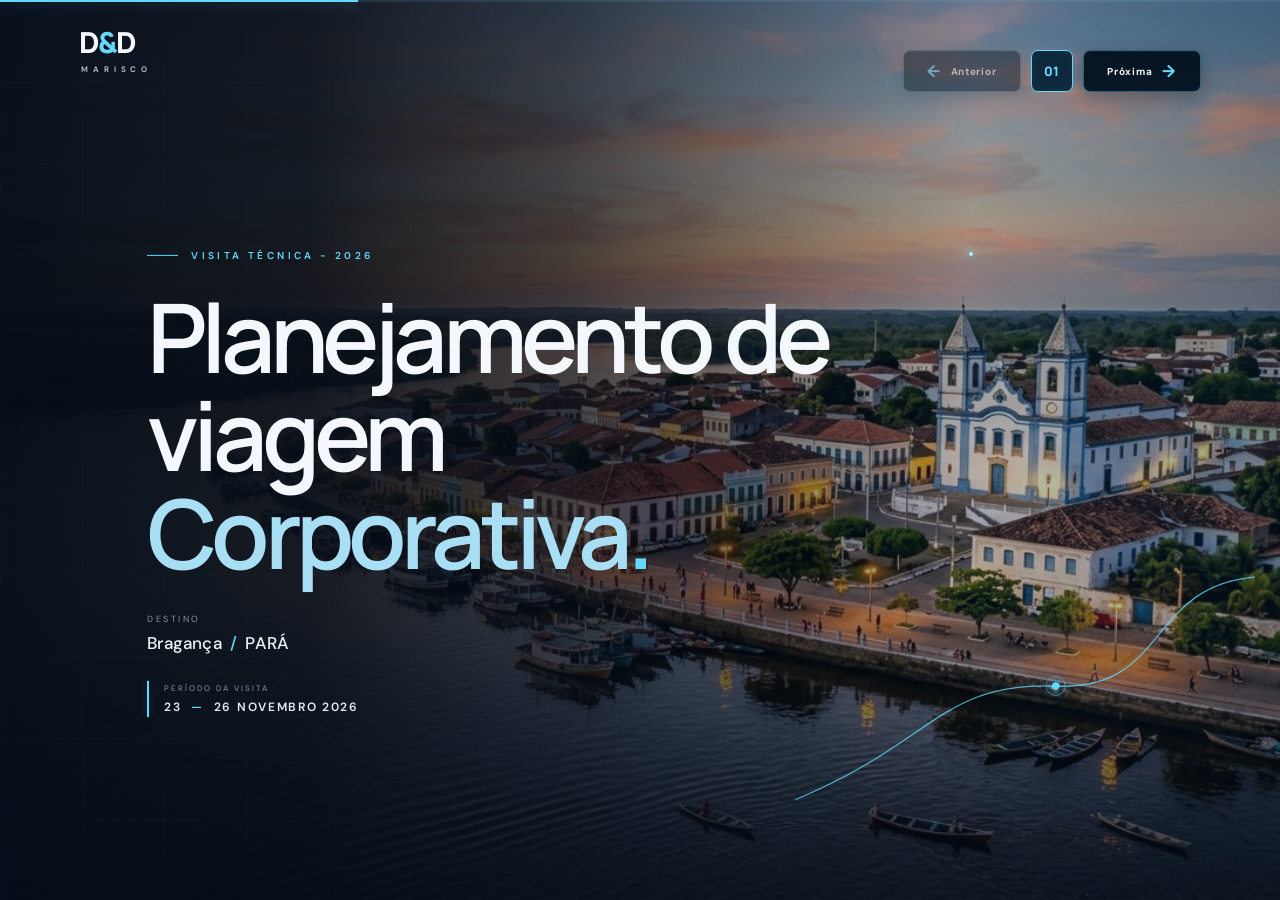
<file: index.html>
<!DOCTYPE html>
<html lang="pt-BR">
<head>
    <meta charset="UTF-8">
    <meta name="viewport" content="width=device-width, initial-scale=1.0">

    <meta name="theme-color" content="#050D18">

    <title>Planejamento Logístico | D&D Marisco</title>

    <!-- Tipografia -->
    <link rel="preconnect" href="https://fonts.googleapis.com">
    <link rel="preconnect" href="https://fonts.gstatic.com" crossorigin>

    <link href="https://fonts.googleapis.com/css2?family=DM+Sans:wght@400;500;600;700&family=Manrope:wght@400;500;600;700;800&display=swap"
          rel="stylesheet">

    <link rel="stylesheet" href="style.css">
</head>

<body>

    <main class="hero">

        <!-- Fotografia principal -->
        <div class="hero__image" aria-hidden="true"></div>

        <!-- Camadas visuais -->
        <div class="hero__shade" aria-hidden="true"></div>
        <div class="hero__grid" aria-hidden="true"></div>
        <div class="hero__glow" aria-hidden="true"></div>

        <!-- Linha técnica superior -->
        <div class="top-line" aria-hidden="true">
            <span></span>
        </div>

       
<!-- Cabeçalho -->
<header class="header">
    <a class="brand" href="index.html" aria-label="D&D Marisco">
        <span class="brand__symbol">D<span>&amp;</span>D</span>
        <span class="brand__name">MARISCO</span>
    </a>

    <!-- Navegação entre as páginas -->
   <nav class="page-navigation" aria-label="Navegação entre páginas">

    <a href="#" class="page-button page-button--disabled"
       aria-disabled="true">
        <span class="page-arrow">←</span>
        <span>Anterior</span>
    </a>

    <span class="page-number">01</span>

    <a href="mapa.html" class="page-button page-button--next">
        <span>Próxima</span>
        <span class="page-arrow">→</span>
    </a>

</nav>

</header>


        <!-- Conteúdo da capa -->
        <section class="content">

            <div class="eyebrow">
                <span class="eyebrow__line"></span>
                <span>VISITA TÉCNICA - 2026</span>
            </div>

            <h1 class="title">
                Planejamento de viagem
                <span class="title__second">Corporativa<span class="title__point">.</span></span>
            </h1>

            <div class="destination">
                <span class="destination__label">DESTINO</span>

                <p class="destination__name">
                    Bragança<span class="destination__slash"> / </span>PARÁ
                </p>
            </div>

            <div class="date">
                <span class="date__line"></span>

                <div class="date__content">
                    <span class="date__label">PERÍODO DA VISITA</span>
                    <p class="date__value">
                        23 <span>—</span> 26 NOVEMBRO 2026
                    </p>
                </div>
            </div>
 
        </section>

       

       

        <!-- Trajetória gráfica decorativa -->
        <svg class="flight-path"
             viewBox="0 0 500 300"
             fill="none"
             aria-hidden="true">
            <path class="flight-path__base"
                  d="M 500 35 C 385 45, 410 155, 290 150 S 160 210, 15 270"/>

            <path class="flight-path__animated"
                  d="M 500 35 C 385 45, 410 155, 290 150 S 160 210, 15 270"/>

            <circle cx="290" cy="150" r="4"/>
            <circle cx="290" cy="150" r="10" class="flight-path__ring"/>
        </svg>

        <!-- Marcador luminoso -->
        <div class="light-marker" aria-hidden="true"></div>

    </main>

</body>
</html>
</file>
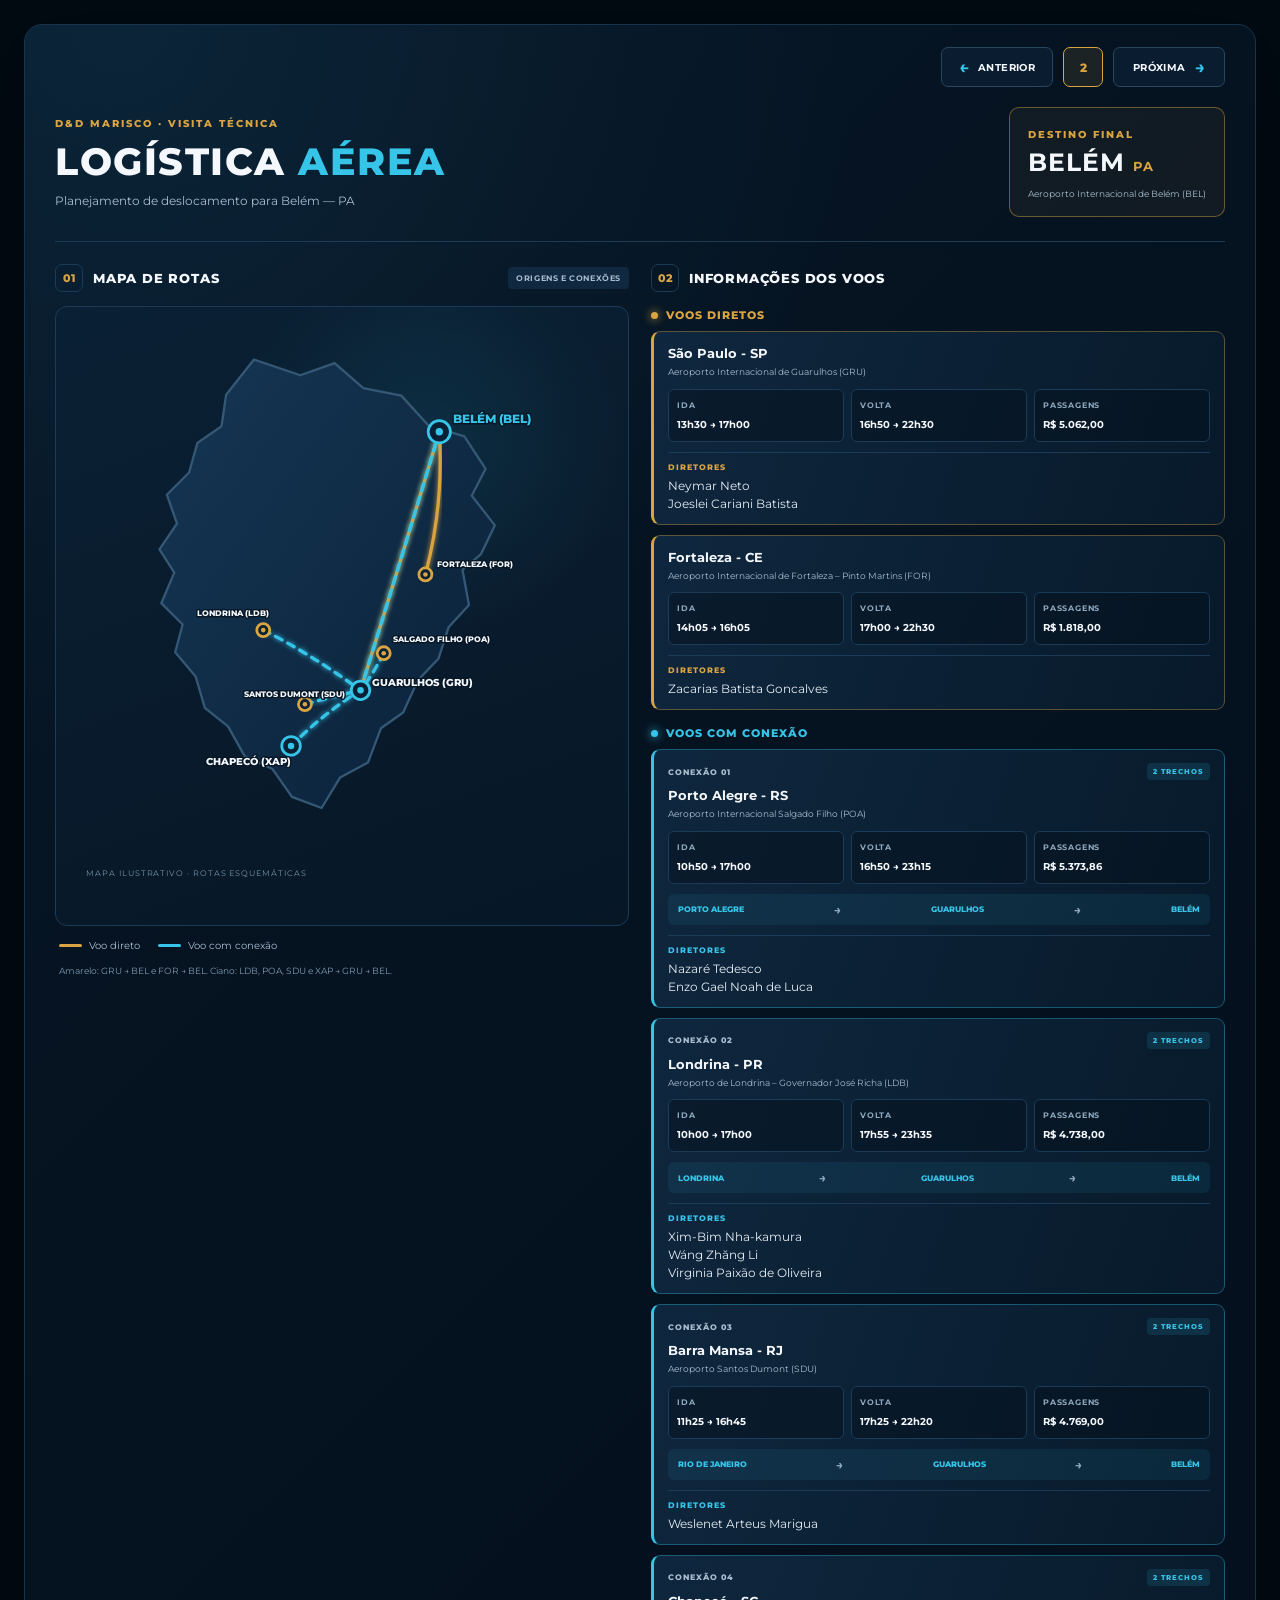
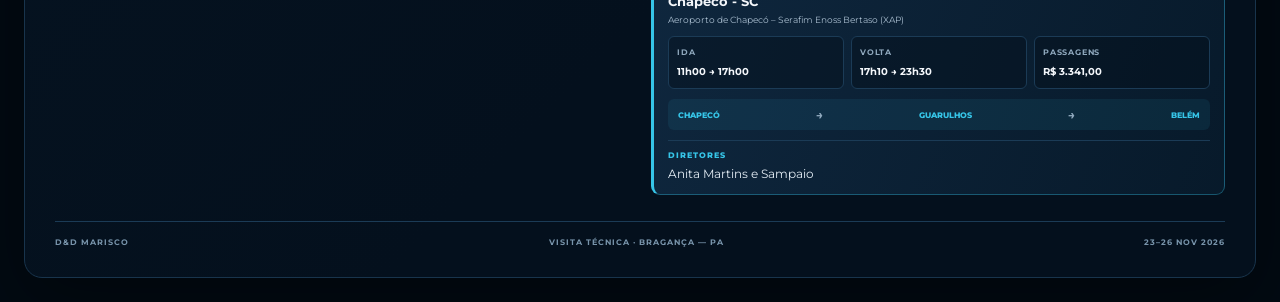
<file: mapa.html>
<!DOCTYPE html>
<html lang="pt-BR">
<head>
  <meta charset="UTF-8">
  <meta name="viewport" content="width=device-width, initial-scale=1.0">
  <title>Logística Aérea | D&D Marisco</title>
  <link rel="stylesheet" href="mapa.css">
  <link rel="preconnect" href="https://fonts.googleapis.com">
  <link href="https://fonts.googleapis.com/css2?family=Montserrat:wght@400;500;600;700;800&display=swap" rel="stylesheet">
</head>

<body>
<main class="slide">

  <nav class="navegacao-paginas" aria-label="Navegação">
    <a href="index.html" class="botao-navegacao"><span class="seta">←</span> ANTERIOR</a>
    <span class="numero-pagina">2</span>
    <a href="hospedagem.html" class="botao-navegacao">PRÓXIMA <span class="seta">→</span></a>
  </nav>

  <header class="topo">
    <div>
      <p class="sobretitulo">D&D MARISCO · VISITA TÉCNICA</p>
      <h1>LOGÍSTICA <span>AÉREA</span></h1>
      <p class="subtitulo">Planejamento de deslocamento para Belém — PA</p>
    </div>

    <div class="destino">
      <span class="destino-label">DESTINO FINAL</span>
      <strong>BELÉM <small>PA</small></strong>
      <span class="destino-aeroporto">Aeroporto Internacional de Belém (BEL)</span>
    </div>
  </header>

  <section class="conteudo">

    <!-- MAPA -->
    <div class="mapa-painel">
      <div class="painel-cabecalho">
        <div>
          <span class="numero-secao">01</span>
          <h2>MAPA DE ROTAS</h2>
        </div>
        <span class="tag">ORIGENS E CONEXÕES</span>
      </div>

      <div class="mapa">
        <svg class="rotas" viewBox="0 0 600 650" role="img" aria-label="Mapa esquemático das rotas aéreas no Brasil">
          <defs>
            <linearGradient id="mapFill" x1="0" y1="0" x2="1" y2="1">
              <stop offset="0%" stop-color="#153654"/>
              <stop offset="100%" stop-color="#0b2138"/>
            </linearGradient>
            <filter id="glow">
              <feGaussianBlur stdDeviation="3" result="blur"/>
              <feMerge>
                <feMergeNode in="blur"/>
                <feMergeNode in="SourceGraphic"/>
              </feMerge>
            </filter>
          </defs>

          <!-- Silhueta esquemática do Brasil -->
          <path class="brasil" d="M205 48 L255 65 L292 52 L323 79 L364 87 L393 119 L432 131 L455 166 L440 195 L465 227 L450 258 L430 275 L437 313 L415 337 L404 371 L382 394 L366 429 L342 446 L328 483 L298 499 L278 532 L246 520 L225 490 L195 476 L177 444 L152 424 L142 390 L120 364 L128 334 L105 311 L119 278 L103 253 L122 225 L111 194 L135 170 L144 138 L170 120 L175 86 Z"/>

          <!-- Rotas diretas em amarelo -->
          <path class="rota direta" d="M320 405 Q365 260 405 126"/>
          <path class="rota direta" d="M390 280 Q410 205 405 126"/>

          <!-- Conexões: origem → GRU → BEL -->
          <path class="rota conexao" d="M215 340 Q265 365 320 405"/>
          <path class="rota conexao" d="M260 420 Q290 412 320 405"/>
          <path class="rota conexao" d="M345 365 Q332 390 320 405"/>
          <path class="rota conexao" d="M245 465 Q280 430 320 405"/>
          <path class="rota conexao" d="M320 405 Q365 260 405 126"/>

          <!-- Belém -->
          <g class="ponto aeroporto-belem" transform="translate(405 126)">
            <circle r="12"/><circle r="4" class="miolo"/>
          </g>

          <!-- Guarulhos -->
          <g class="ponto aeroporto-gru" transform="translate(320 405)">
            <circle r="10"/><circle r="3.5" class="miolo"/>
          </g>

          <!-- Chapecó -->
          <g class="ponto aeroporto-xap" transform="translate(245 465)">
            <circle r="10"/><circle r="3.5" class="miolo"/>
          </g>

          <!-- Londrina -->
          <g class="ponto aeroporto-ldb" transform="translate(215 340)">
            <circle r="7"/><circle r="2.5" class="miolo"/>
          </g>

          <!-- Fortaleza -->
          <g class="ponto aeroporto-for" transform="translate(390 280)">
            <circle r="7"/><circle r="2.5" class="miolo"/>
          </g>

          <!-- Santos Dumont -->
          <g class="ponto aeroporto-sdu" transform="translate(260 420)">
            <circle r="7"/><circle r="2.5" class="miolo"/>
          </g>

          <!-- Salgado Filho -->
          <g class="ponto aeroporto-poa" transform="translate(345 365)">
            <circle r="7"/><circle r="2.5" class="miolo"/>
          </g>

          <!-- Identificação -->
          <text class="rotulo principal" x="420" y="117">BELÉM (BEL)</text>
          <text class="rotulo" x="332" y="400">GUARULHOS (GRU)</text>
          <text class="rotulo" x="153" y="486">CHAPECÓ (XAP)</text>
          <text class="rotulo menor" x="143" y="325">LONDRINA (LDB)</text>
          <text class="rotulo menor" x="402" y="272">FORTALEZA (FOR)</text>
          <text class="rotulo menor" x="194" y="412">SANTOS DUMONT (SDU)</text>
          <text class="rotulo menor" x="355" y="353">SALGADO FILHO (POA)</text>
          <text class="nota-mapa" x="24" y="605">MAPA ILUSTRATIVO · ROTAS ESQUEMÁTICAS</text>
        </svg>
      </div>

      <div class="legenda">
        <div><span class="linha-legenda direta-linha"></span><span>Voo direto</span></div>
        <div><span class="linha-legenda conexao-linha"></span><span>Voo com conexão</span></div>
        <p>Amarelo: GRU → BEL e FOR → BEL. Ciano: LDB, POA, SDU e XAP → GRU → BEL.</p>
      </div>
    </div>

    <!-- INFORMAÇÕES DOS VOOS -->
    <aside class="voos-painel">
      <div class="painel-cabecalho">
        <div>
          <span class="numero-secao">02</span>
          <h2>INFORMAÇÕES DOS VOOS</h2>
        </div>
      </div>

      <!-- DIRETOS -->
      <section class="grupo-voos diretos">
        <h3><span class="marcador"></span> VOOS DIRETOS</h3>

        <article class="voo-card">
          <h4>São Paulo - SP</h4>
          <p class="aeroporto">Aeroporto Internacional de Guarulhos (GRU)</p>

          <div class="horarios">
            <div><span>IDA</span><strong>13h30 → 17h00</strong></div>
            <div><span>VOLTA</span><strong>16h50 → 22h30</strong></div>
            <div><span>PASSAGENS</span><strong>R$ 5.062,00</strong></div>
          </div>

          <div class="passageiros">
            <span class="mini-titulo">DIRETORES</span>
            <p>Neymar Neto</p>
            <p>Joeslei Cariani Batista</p>
          </div>
        </article>

        <article class="voo-card">
          <h4>Fortaleza - CE</h4>
          <p class="aeroporto">Aeroporto Internacional de Fortaleza – Pinto Martins (FOR)</p>

          <div class="horarios">
            <div><span>IDA</span><strong>14h05 → 16h05</strong></div>
            <div><span>VOLTA</span><strong>17h00 → 22h30</strong></div>
            <div><span>PASSAGENS</span><strong>R$ 1.818,00</strong></div>
          </div>

          <div class="passageiros">
            <span class="mini-titulo">DIRETORES</span>
            <p>Zacarias Batista Goncalves</p>
          </div>
        </article>
      </section>

      <!-- CONEXÕES -->
      <section class="grupo-voos conexoes">
        <h3><span class="marcador"></span> VOOS COM CONEXÃO</h3>

        <article class="voo-card conexao-card">
          <div class="card-topo">
            <span class="voo-numero">CONEXÃO 01</span>
            <span class="status">2 TRECHOS</span>
          </div>
          <h4>Porto Alegre - RS</h4>
          <p class="aeroporto">Aeroporto Internacional Salgado Filho (POA)</p>
          <div class="horarios">
            <div><span>IDA</span><strong>10h50 → 17h00</strong></div>
            <div><span>VOLTA</span><strong>16h50 → 23h15</strong></div>
            <div><span>PASSAGENS</span><strong>R$ 5.373,86</strong></div>
          </div>
          <div class="trajeto"><span>PORTO ALEGRE</span><b>→</b><span>GUARULHOS</span><b>→</b><span>BELÉM</span></div>
          <div class="passageiros">
            <span class="mini-titulo">DIRETORES</span>
            <p>Nazaré Tedesco</p>
            <p>Enzo Gael Noah de Luca</p>
          </div>
        </article>

        <article class="voo-card conexao-card">
          <div class="card-topo">
            <span class="voo-numero">CONEXÃO 02</span>
            <span class="status">2 TRECHOS</span>
          </div>
          <h4>Londrina - PR</h4>
          <p class="aeroporto">Aeroporto de Londrina – Governador José Richa (LDB)</p>
          <div class="horarios">
            <div><span>IDA</span><strong>10h00 → 17h00</strong></div>
            <div><span>VOLTA</span><strong>17h55 → 23h35</strong></div>
            <div><span>PASSAGENS</span><strong>R$ 4.738,00</strong></div>
          </div>
          <div class="trajeto"><span>LONDRINA</span><b>→</b><span>GUARULHOS</span><b>→</b><span>BELÉM</span></div>
          <div class="passageiros">
            <span class="mini-titulo">DIRETORES</span>
            <p>Xim-Bim Nha-kamura</p>
            <p>Wáng Zhăng Li</p>
            <p>Virginia Paixão de Oliveira</p>
          </div>
        </article>

        <article class="voo-card conexao-card">
          <div class="card-topo">
            <span class="voo-numero">CONEXÃO 03</span>
            <span class="status">2 TRECHOS</span>
          </div>
          <h4>Barra Mansa - RJ</h4>
          <p class="aeroporto">Aeroporto Santos Dumont (SDU)</p>
          <div class="horarios">
            <div><span>IDA</span><strong>11h25 → 16h45</strong></div>
            <div><span>VOLTA</span><strong>17h25 → 22h20</strong></div>
            <div><span>PASSAGENS</span><strong>R$ 4.769,00</strong></div>
          </div>
          <div class="trajeto"><span>RIO DE JANEIRO</span><b>→</b><span>GUARULHOS</span><b>→</b><span>BELÉM</span></div>
          <div class="passageiros">
            <span class="mini-titulo">DIRETORES</span>
            <p>Weslenet Arteus Marigua</p>
          </div>
        </article>

        <article class="voo-card conexao-card">
          <div class="card-topo">
            <span class="voo-numero">CONEXÃO 04</span>
            <span class="status">2 TRECHOS</span>
          </div>
          <h4>Chapecó - SC</h4>
          <p class="aeroporto">Aeroporto de Chapecó – Serafim Enoss Bertaso (XAP)</p>
          <div class="horarios">
            <div><span>IDA</span><strong>11h00 → 17h00</strong></div>
            <div><span>VOLTA</span><strong>17h10 → 23h30</strong></div>
            <div><span>PASSAGENS</span><strong>R$ 3.341,00</strong></div>
          </div>
          <div class="trajeto"><span>CHAPECÓ</span><b>→</b><span>GUARULHOS</span><b>→</b><span>BELÉM</span></div>
          <div class="passageiros">
            <span class="mini-titulo">DIRETORES</span>
            <p>Anita Martins e Sampaio</p>
          </div>
        </article>
      </section>
    </aside>
  </section>

  <footer class="rodape">
    <span>D&D MARISCO</span>
    <span>VISITA TÉCNICA · BRAGANÇA — PA</span>
    <span>23–26 NOV 2026</span>
  </footer>
</main>
</body>
</html>
</file>
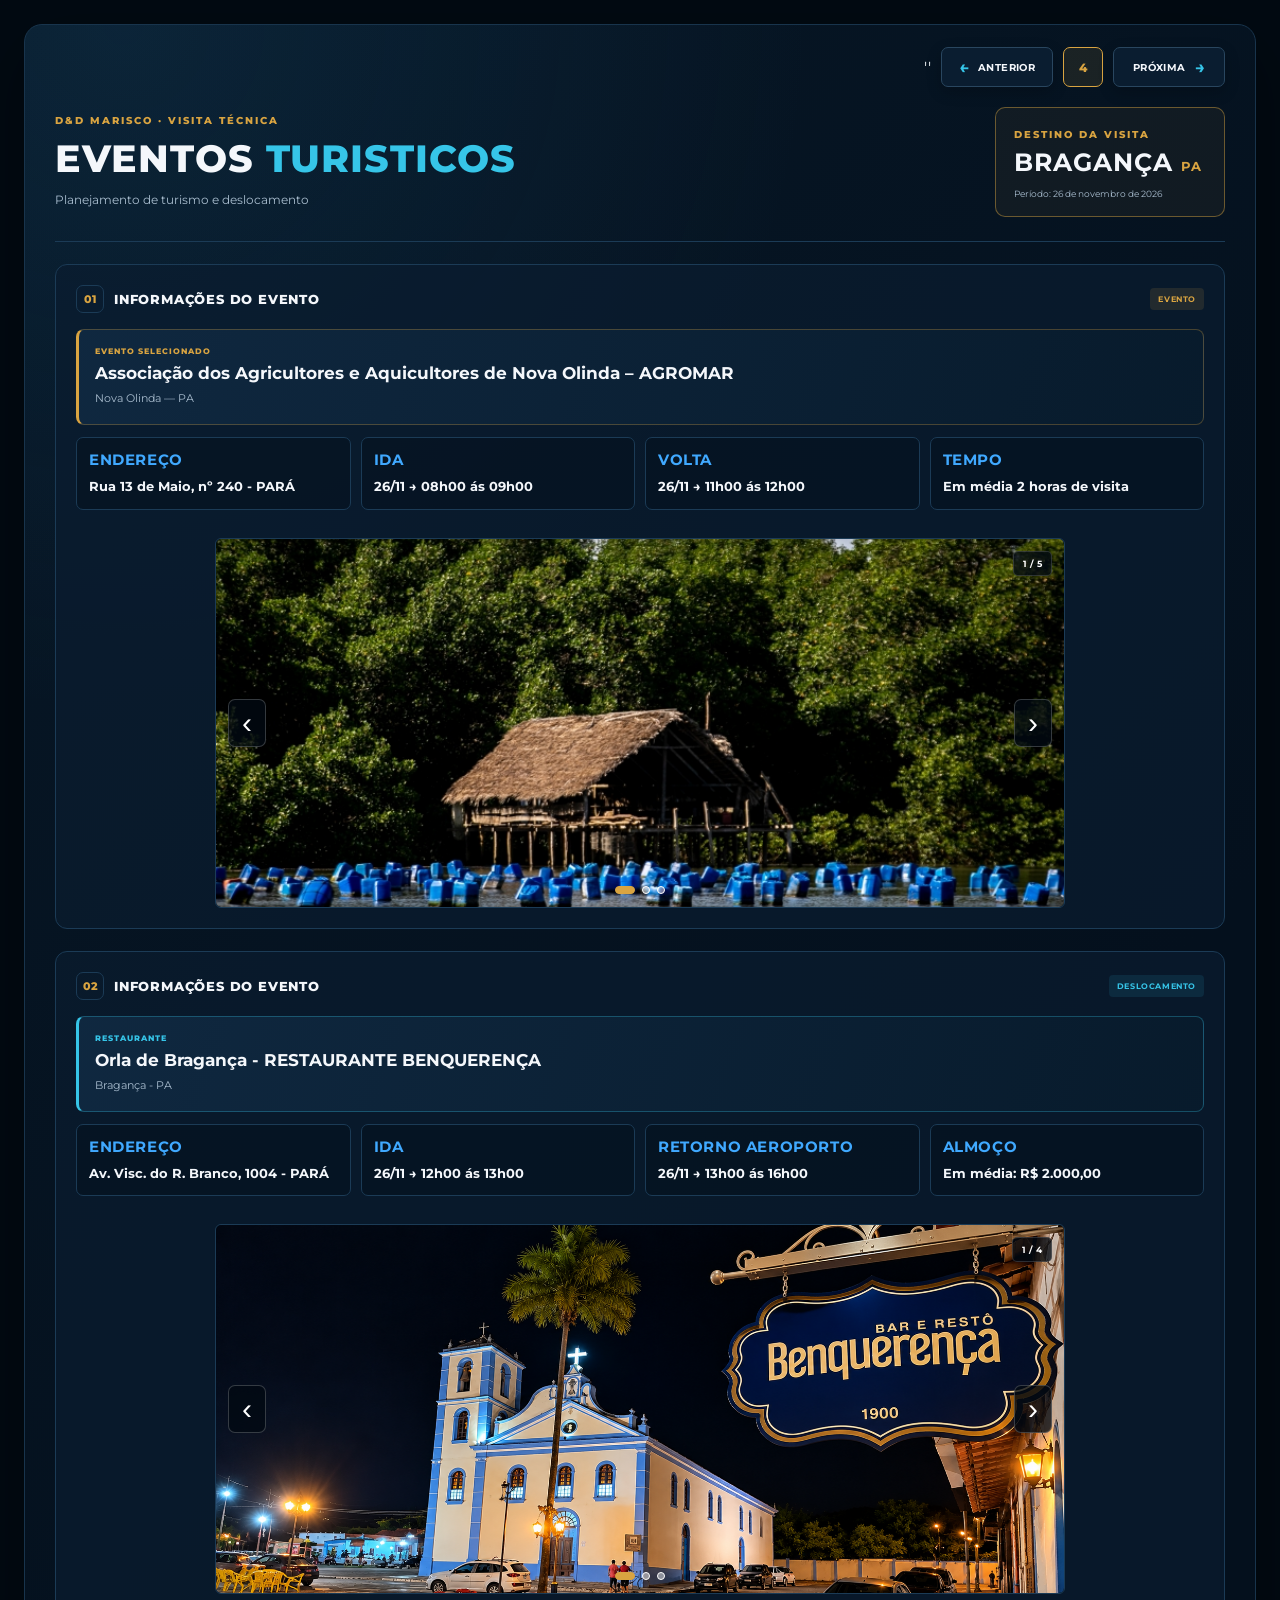
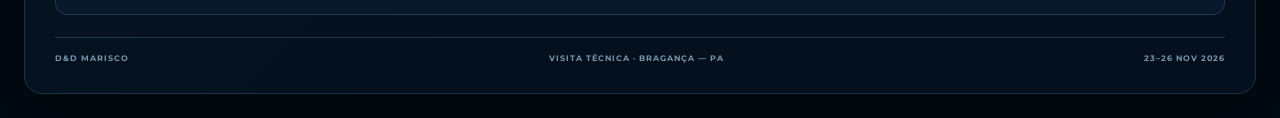
<file: turismo.html>
<!DOCTYPE html>
<html lang="pt-BR">
<head>
    <meta charset="UTF-8">
    <meta name="viewport" content="width=device-width, initial-scale=1.0">

    <title>Eventos Turisticos | D&D Marisco</title>

    <!-- Arquivo de estilos desta página -->
    <link rel="stylesheet" href="turismo.css">

    <!-- Fonte usada na página de logística aérea -->
    <link rel="preconnect" href="https://fonts.googleapis.com">
    <link href="https://fonts.googleapis.com/css2?family=Montserrat:wght@400;500;600;700;800&display=swap" rel="stylesheet">
</head>

<body>
    <main class="slide">

        <!-- NAVEGAÇÃO ENTRE AS PÁGINAS -->
        <nav class="navegacao-paginas" aria-label="Navegação entre páginas">
''
            <!-- Volta para a página do mapa -->
            <a href="hospedagem.html" class="botao-navegacao">
                <span class="seta">←</span>
                ANTERIOR
            </a>

            <!-- Número desta página -->
            <span class="numero-pagina">4</span>

            <!-- Avança para a página financeira -->
            <a href="financeiro.html" class="botao-navegacao botao-proximo">
                PRÓXIMA
                <span class="seta">→</span>
            </a>

        </nav>

        <!-- CABEÇALHO -->
        <header class="topo">
            <div>
                <p class="sobretitulo">D&D MARISCO · VISITA TÉCNICA</p>
                <h1>EVENTOS <span>TURISTICOS</span></h1>
                <p class="subtitulo">
                    Planejamento de turismo e deslocamento
                </p>
            </div>

            <div class="destino">
                <span class="destino-label">DESTINO DA VISITA</span>
                <strong>BRAGANÇA <small>PA</small></strong>
                <span class="destino-aeroporto">Período: 26 de novembro de 2026</span>
            </div>
        </header>

        <!-- CONTEÚDO DA PÁGINA -->
        <section class="conteudo">

            <!-- PAINEL DE HOSPEDAGEM -->
            <section class="painel">
                <div class="painel-cabecalho">
                    <div>
                        <span class="numero-secao">01</span>
                        <h2>INFORMAÇÕES DO EVENTO</h2>
                    </div>
                    <span class="tag">EVENTO</span>
                </div>

                <!-- Informações que podem ser preenchidas -->
                <div class="informacoes">
                    <div class="informacao-destaque">
                        <span class="mini-titulo">EVENTO SELECIONADO</span>
                        <h3> Associação dos Agricultores e Aquicultores de Nova Olinda – AGROMAR</h3>
                        <p>Nova Olinda — PA</p>
                    </div>

                    <div class="detalhes">
                        <div class="detalhe">
                            <span>ENDEREÇO</span>
                            <strong>Rua 13 de Maio, nº 240 - PARÁ</strong>
                        </div>

                        <div class="detalhe">
                            <span>IDA</span>
                            <strong>26/11 <i>→</i> 08h00 ás 09h00</strong>
                        </div>

                        <div class="detalhe">
                            <span>VOLTA</span>
                            <strong>26/11 <i>→</i> 11h00 ás 12h00</strong>
                        </div>

                        <div class="detalhe">
                            <span>TEMPO</span>
                            <strong>Em média 2 horas de visita </strong>
                        </div>
                    </div>

                </div>

                <!-- CARROSSEL DE FOTOS DO HOTEL -->
                <div class="carrossel-bloco">
                    <div class="carrossel-titulo">
                        
                        
                    </div>

                    <div class="carrossel" data-carrossel>
                        <div class="carrossel-imagens">

                            <!-- Troque os nomes pelos arquivos reais das fotos -->
                            <img src="img/agro1.jpg"
                                 alt="Fachada do evento"
                                 class="imagem-carrossel ativa">

                            <img src="img/agro2.jpg"
                                 alt="Interior do evento"
                                 class="imagem-carrossel ativa">

                            <img src="img/agro3.jpg"
                                 alt="Área interna do evento"
                                 class="imagem-carrossel">

                            <img src="img/agro4.jpg"
                                 alt="Área externa do evento"
                                 class="imagem-carrossel">

                                 <img src="img/agro5.JPG"
                                 alt="Área externa do evento"
                                 class="imagem-carrossel">

                        </div>

                        <!-- Botões para mudar as fotos -->
                        <button class="seta-carrossel anterior"
                                type="button"
                                aria-label="Foto anterior">‹</button>

                        <button class="seta-carrossel proxima"
                                type="button"
                                aria-label="Próxima foto">›</button>

                        <!-- Indicadores da foto atual -->
                        <div class="indicadores">
                            <button class="indicador ativo" type="button" aria-label="Mostrar foto 1"></button>
                            <button class="indicador" type="button" aria-label="Mostrar foto 2"></button>
                            <button class="indicador" type="button" aria-label="Mostrar foto 3"></button>
                        </div>

                        <span class="contador">1 / 4</span>
                    </div>
                </div>
            </section>

            <!-- PAINEL DE TRANSPORTE -->
            <section class="painel painel-transporte">
                <div class="painel-cabecalho">
                    <div>
                        <span class="numero-secao">02</span>
                        <h2>INFORMAÇÕES DO EVENTO</h2>
                    </div>
                    <span class="tag tag-ciano">DESLOCAMENTO</span>
                </div>

                <!-- Informações do transporte -->
                <div class="informacoes">
                    <div class="informacao-destaque transporte-destaque">
                        <span class="mini-titulo">RESTAURANTE</span>
                        <h3>Orla de Bragança - RESTAURANTE BENQUERENÇA</h3>
                        <p>Bragança - PA</p>
                    </div>

                    <div class="detalhes">
                        <div class="detalhe">
                            <span>ENDEREÇO</span>
                            <strong>Av. Visc. do R. Branco, 1004 - PARÁ</strong>
                        </div>

                        <div class="detalhe">
                            <span>IDA</span>
                            <strong>26/11 <i>→</i> 12h00 ás 13h00</strong>
                        </div>

                        <div class="detalhe">
                            <span>RETORNO AEROPORTO</span>
                            <strong>26/11 <i>→</i> 13h00 ás 16h00</strong>
                        </div>

                        <div class="detalhe">
                            <span>ALMOÇO</span>
                            <strong>Em média: R$ 2.000,00</strong>
                        </div>
                    </div>

                </div>

                <!-- CARROSSEL DE FOTOS DO TRANSPORTE -->
                <div class="carrossel-bloco">
                    <div class="carrossel-titulo">
                     
                    </div>

                    <div class="carrossel" data-carrossel>
                        <div class="carrossel-imagens">

                            <!-- Troque os nomes pelos arquivos reais das fotos -->
                            <img src="img/rest1.png"
                                 alt="Veículo de transporte"
                                 class="imagem-carrossel ativa">

                            <img src="img/rest2.JPG"
                                 alt="Interior do veículo"
                                 class="imagem-carrossel">

                            <img src="img/rest3.png"
                                 alt="Veículo utilizado no deslocamento"
                                 class="imagem-carrossel">

                                 <img src="img/rest4.jpg"
                                 alt="cartao"
                                 class="imagem-carrossel">

                        </div>

                        <!-- Botões para mudar as fotos -->
                        <button class="seta-carrossel anterior"
                                type="button"
                                aria-label="Foto anterior">‹</button>

                        <button class="seta-carrossel proxima"
                                type="button"
                                aria-label="Próxima foto">›</button>

                        <!-- Indicadores da foto atual -->
                        <div class="indicadores">
                            <button class="indicador ativo" type="button" aria-label="Mostrar foto 1"></button>
                            <button class="indicador" type="button" aria-label="Mostrar foto 2"></button>
                            <button class="indicador" type="button" aria-label="Mostrar foto 3"></button>
                        </div>

                        <span class="contador">1 / 4</span>
                    </div>
                </div>
            </section>

        </section>

        <!-- RODAPÉ -->
        <footer class="rodape">
            <span>D&D MARISCO</span>
            <span>VISITA TÉCNICA · BRAGANÇA — PA</span>
            <span>23–26 NOV 2026</span>
        </footer>

    </main>

    <!-- SCRIPT PARA FAZER OS DOIS CARROSSÉIS FUNCIONAREM -->
    <script>
        // Encontra cada carrossel separadamente na página.
        // Assim, trocar uma foto não altera o outro carrossel.
        document.querySelectorAll("[data-carrossel]").forEach((carrossel) => {
            const imagens = carrossel.querySelectorAll(".imagem-carrossel");
            const indicadores = carrossel.querySelectorAll(".indicador");
            const contador = carrossel.querySelector(".contador");

            let atual = 0;

            // Mostra a foto escolhida e atualiza os indicadores.
            function mostrarFoto(indice) {
                atual = (indice + imagens.length) % imagens.length;

                imagens.forEach((imagem, i) => {
                    imagem.classList.toggle("ativa", i === atual);
                });

                indicadores.forEach((indicador, i) => {
                    indicador.classList.toggle("ativo", i === atual);
                });

                contador.textContent = (atual + 1) + " / " + imagens.length;
            }

            // Botão para voltar uma foto.
            carrossel.querySelector(".anterior").addEventListener("click", () => {
                mostrarFoto(atual - 1);
            });

            // Botão para avançar uma foto.
            carrossel.querySelector(".proxima").addEventListener("click", () => {
                mostrarFoto(atual + 1);
            });

            // Permite clicar diretamente nos indicadores.
            indicadores.forEach((indicador, i) => {
                indicador.addEventListener("click", () => {
                    mostrarFoto(i);
                });
            });

            // Começa mostrando a primeira foto.
            mostrarFoto(0);
        });
    </script>
</body>
</html>
</file>
<file: style.css>
/* =========================================
   01. BASE
========================================= */

:root {
    --navy: #050d18;
    --white: #f4f7fb;
    --muted: #a8b7c8;
    --cyan: #64d8ff;
    --line: rgba(157, 195, 220, 0.22);
}

* {
    margin: 0;
    padding: 0;
    box-sizing: border-box;
}

html,
body {
    width: 100%;
    min-height: 100%;

    
}

body {
    font-family: 'DM Sans', sans-serif;
    background: var(--navy);
    color: var(--white);
    overflow: hidden;

    
}

/* =========================================
   02. TELA PRINCIPAL
========================================= */

.hero {
    position: relative;
    isolation: isolate;
    width: 100%;
    min-height: 100vh;
    min-height: 100svh;
    overflow: hidden;
    background: var(--navy);
}

/* =========================================
   03. IMAGEM DE FUNDO
========================================= */


.hero__image {
    position: absolute;
    z-index: -4;
    inset: 0;

    background-image: url("img/inicio.jpg");
    background-size: cover;
    background-position: center;
    background-repeat: no-repeat;

    transform: scale(1.08);
    animation: image-enter 1.8s ease-out forwards;
}


.hero__shade {
    position: absolute;
    z-index: -3;
    inset: 0;

    background:
        linear-gradient(
            90deg,
            rgba(5, 13, 24, 0.98) 0%,
            rgba(5, 13, 24, 0.93) 24%,
            rgba(5, 13, 24, 0.72) 44%,
            rgba(5, 13, 24, 0.18) 76%,
            rgba(5, 13, 24, 0.30) 100%
        ),
        linear-gradient(
            0deg,
            rgba(5, 13, 24, 0.68) 0%,
            transparent 35%,
            rgba(5, 13, 24, 0.16) 100%
        );
}

/* =========================================
   04. GRADE TECNOLÓGICA
========================================= */

.hero__grid {
    position: absolute;
    z-index: -2;
    inset: 0;
    pointer-events: none;

    background-image:
        linear-gradient(
            rgba(151, 201, 230, 0.035) 1px,
            transparent 1px
        ),
        linear-gradient(
            90deg,
            rgba(151, 201, 230, 0.035) 1px,
            transparent 1px
        );

    background-size: 82px 82px;

    mask-image: linear-gradient(
        90deg,
        black,
        transparent 90%
    );

    opacity: 0.55;
}

.hero__glow {
    position: absolute;
    z-index: -1;

    width: 48vw;
    height: 48vw;
    max-width: 760px;
    max-height: 760px;

    right: -12%;
    top: 12%;

    border-radius: 50%;
    background: rgba(26, 127, 190, 0.09);
    filter: blur(100px);

    pointer-events: none;
    animation: glow-breathe 8s ease-in-out infinite alternate;
}

/* =========================================
   05. LINHA SUPERIOR
========================================= */

.top-line {
    position: absolute;
    top: 0;
    left: 0;
    width: 100%;
    height: 2px;
    background: rgba(115, 192, 226, 0.13);
}

.top-line span {
    display: block;
    width: 28%;
    height: 100%;
    background: var(--cyan);
    box-shadow: 0 0 14px rgba(100, 216, 255, 0.45);

    transform: scaleX(0);
    transform-origin: left;

    animation: line-enter 1.2s 0.3s ease forwards;
}

/* =========================================
   06. CABEÇALHO E MARCA
========================================= */

.header {
    position: absolute;
    top: 0;
    left: 0;
    width: 100%;
    min-height: 85px;
    padding: 28px 6.2%;

    display: flex;
    align-items: center;
    justify-content: space-between;

    z-index: 20;

    animation: fade-down 1s 0.2s both;
}

.brand {
    display: flex;
    flex-direction: column;
    align-items: flex-start;

    text-decoration: none;
    color: var(--white);
    flex-shrink: 0;
}

.brand__symbol {
    font-family: 'Manrope', sans-serif;
    font-size: 29px;
    font-weight: 800;
    line-height: 1;
    letter-spacing: -2px;
}

.brand__symbol span {
    color: var(--cyan);
}

.brand__name {
    margin-top: 7px;
    padding-left: 2px;

    font-size: 8px;
    font-weight: 600;
    letter-spacing: 4.8px;
    color: #bdcbd9;
}

.header__right {
    display: flex;
    align-items: center;
    gap: 11px;
    flex-shrink: 0;
}

.status-dot {
    width: 6px;
    height: 6px;
    flex-shrink: 0;

    border-radius: 50%;
    background: var(--cyan);
    box-shadow: 0 0 12px rgba(100, 216, 255, 0.8);
}

.header__label,
.header__year {
    font-size: 9px;
    font-weight: 500;
    letter-spacing: 2px;
}

.header__label {
    color: #d5e0eb;
}

.header__year {
    padding-left: 11px;
    border-left: 1px solid var(--line);
    color: var(--cyan);
}

/* =========================================
   07. BOTÕES DE NAVEGAÇÃO
========================================= */

.page-navigation {
    position: absolute;
    top: 50px;
    right: 6.2%;

    z-index: 100;

    display: flex;
    align-items: center;
    justify-content: center;
    gap: 10px;

    visibility: visible;
    opacity: 1;
}

/* Formato dos botões */

.page-navigation .page-button {
    display: inline-flex;
    align-items: center;
    justify-content: center;
    gap: 10px;

    min-width: 118px;
    height: 42px;
    padding: 0 15px;

    border: 1px solid rgba(100, 216, 255, 0.4);
    border-radius: 7px;

    background: rgba(5, 18, 32, 0.96);
    color: #f4f7fb;

    font-family: 'DM Sans', sans-serif;
    font-size: 10px;
    font-weight: 700;
    letter-spacing: 0.7px;

    text-decoration: none;
    white-space: nowrap;

    box-shadow:
        0 5px 18px rgba(0, 0, 0, 0.25),
        inset 0 1px 0 rgba(255, 255, 255, 0.04);

    transition:
        background 0.25s ease,
        border-color 0.25s ease,
        box-shadow 0.25s ease,
        transform 0.25s ease;
}

/* Setas */

.page-navigation .page-arrow {
    display: inline-block;
    color: var(--cyan);
    font-size: 17px;
    line-height: 1;
    transition: transform 0.25s ease;
}

/* Efeito ao passar o mouse */

.page-navigation a.page-button:hover {
    background: #12344b;
    border-color: var(--cyan);
    color: #ffffff;

    box-shadow:
        0 0 18px rgba(100, 216, 255, 0.13),
        0 5px 18px rgba(0, 0, 0, 0.2);

    transform: translateY(-2px);
}

.page-navigation .page-button--next:hover .page-arrow {
    transform: translateX(3px);
}

/* Botão anterior desativado na primeira página */

.page-navigation .page-button--disabled {
    opacity: 0.45;
    cursor: default;
    pointer-events: none;
}

/* Número da página atual */

.page-navigation .page-number {
    display: inline-flex;
    align-items: center;
    justify-content: center;

    flex: 0 0 42px;
    width: 42px;
    height: 42px;

    border: 1px solid var(--cyan);
    border-radius: 7px;

    background: rgba(13, 40, 58, 0.98);
    color: var(--cyan);

    font-family: 'Manrope', sans-serif;
    font-size: 13px;
    font-weight: 800;
    letter-spacing: 0.5px;

    box-shadow:
        0 0 15px rgba(100, 216, 255, 0.08),
        inset 0 0 12px rgba(100, 216, 255, 0.05);
}

/* =========================================
   08. TÍTULO PRINCIPAL
========================================= */

.content {
    position: absolute;
    top: 50%;
    left: 11.5%;

    width: min(70%, 900px);

    transform: translateY(-43%);
}

.eyebrow {
    display: flex;
    align-items: center;
    gap: 13px;

    margin-bottom: 26px;

    font-size: 10px;
    font-weight: 600;
    letter-spacing: 3.4px;
    color: var(--cyan);

    opacity: 0;
    animation: reveal-up 0.9s 0.45s ease forwards;
}

.eyebrow__line {
    width: 31px;
    height: 1px;
    background: var(--cyan);
}

.title {
    font-family: 'Manrope', sans-serif;
    font-size: clamp(54px, 7.5vw, 108px);
    font-weight: 600;
    line-height: 1.02;
    letter-spacing: -5.8px;

    color: var(--white);

    opacity: 0;
    animation: reveal-up 1s 0.65s ease forwards;
}

.title__second {
    display: block;
    color: #a9dff5;
}

.title__point {
    color: var(--cyan);
}

/* =========================================
   09. DESTINO E DATA
========================================= */

.destination {
    margin-top: 31px;

    opacity: 0;
    animation: reveal-up 0.9s 0.9s ease forwards;
}

.destination__label {
    display: block;
    margin-bottom: 7px;

    color: #8298ac;
    font-size: 9px;
    letter-spacing: 2.5px;
}

.destination__name {
    font-size: 17px;
    font-weight: 500;
    letter-spacing: 0.2px;
    color: #f1f5f9;
}

.destination__slash {
    color: var(--cyan);
    padding: 0 4px;
}

.date {
    display: flex;
    align-items: center;
    gap: 15px;

    margin-top: 27px;

    opacity: 0;
    animation: reveal-up 0.9s 1.05s ease forwards;
}

.date__line {
    width: 2px;
    height: 36px;
    background: var(--cyan);
    box-shadow: 0 0 10px rgba(100, 216, 255, 0.22);
}

.date__label {
    display: block;
    margin-bottom: 6px;

    font-size: 8px;
    letter-spacing: 2px;
    color: #8298ac;
}

.date__value {
    font-size: 12px;
    font-weight: 600;
    letter-spacing: 1.7px;
    color: #e5edf5;
}

.date__value span {
    padding: 0 5px;
    color: var(--cyan);
}

/* =========================================
   10. MARCAÇÕES GRÁFICAS
========================================= */

.coordinates {
    position: absolute;

    display: flex;
    align-items: center;
    gap: 10px;

    color: rgba(208, 226, 241, 0.58);
    font-size: 8px;
    letter-spacing: 2px;

    pointer-events: none;
}

.coordinates--top {
    top: 50%;
    right: 5.8%;
    transform: translateY(-50%);
    writing-mode: vertical-rl;

    animation: fade-in 1.5s 1s both;
}

.coordinates__divider {
    width: 1px;
    height: 48px;
    background: rgba(100, 216, 255, 0.45);
}

.coordinates--bottom {
    bottom: 36px;
    left: 6.2%;

    animation: fade-in 1s 1.2s both;
}

.coordinates__cross {
    color: var(--cyan);
    font-size: 17px;
    font-weight: 400;
}

/* =========================================
   11. TRAJETÓRIA VISUAL
========================================= */

.flight-path {
    position: absolute;
    width: min(37vw, 500px);
    right: 2%;
    bottom: 8%;

    overflow: visible;
    pointer-events: none;

    opacity: 0;
    animation: fade-in 1.8s 1s ease forwards;
}

.flight-path__base,
.flight-path__animated {
    stroke-width: 1;
    vector-effect: non-scaling-stroke;
}

.flight-path__base {
    stroke: rgba(100, 216, 255, 0.18);
    stroke-dasharray: 3 8;
}

.flight-path__animated {
    stroke: rgba(100, 216, 255, 0.75);
    stroke-width: 1.3;
    stroke-dasharray: 1 1000;
    animation: route-draw 3.5s 1.3s ease forwards;
}

.flight-path circle {
    fill: var(--cyan);
    filter: drop-shadow(0 0 5px rgba(100, 216, 255, 0.8));
}

.flight-path .flight-path__ring {
    fill: none;
    stroke: rgba(100, 216, 255, 0.45);
    stroke-width: 1;
    animation: ring-pulse 3s 2s infinite;
}

.light-marker {
    position: absolute;
    top: 28%;
    right: 24%;

    width: 4px;
    height: 4px;

    border-radius: 50%;
    background: #b3ecff;
    box-shadow:
        0 0 8px 2px rgba(100, 216, 255, 0.4),
        0 0 25px 5px rgba(100, 216, 255, 0.15);

    animation: marker-pulse 4s ease-in-out infinite;
}

/* =========================================
   12. ANIMAÇÕES
========================================= */

@keyframes image-enter {
    from {
        transform: scale(1.08);
        filter: brightness(0.7);
    }

    to {
        transform: scale(1);
        filter: brightness(1);
    }
}

@keyframes fade-down {
    from {
        opacity: 0;
        transform: translateY(-12px);
    }

    to {
        opacity: 1;
        transform: translateY(0);
    }
}

@keyframes reveal-up {
    from {
        opacity: 0;
        transform: translateY(22px);
        filter: blur(4px);
    }

    to {
        opacity: 1;
        transform: translateY(0);
        filter: blur(0);
    }
}

@keyframes fade-in {
    from {
        opacity: 0;
    }

    to {
        opacity: 1;
    }
}

@keyframes line-enter {
    to {
        transform: scaleX(1);
    }
}

@keyframes glow-breathe {
    from {
        opacity: 0.45;
        transform: scale(0.92);
    }

    to {
        opacity: 1;
        transform: scale(1.08);
    }
}

@keyframes route-draw {
    to {
        stroke-dasharray: 1000 0;
    }
}

@keyframes ring-pulse {
    0%, 100% {
        opacity: 0.35;
        transform: scale(1);
        transform-origin: 290px 150px;
    }

    50% {
        opacity: 1;
        transform: scale(1.35);
        transform-origin: 290px 150px;
    }
}

@keyframes marker-pulse {
    0%, 100% {
        opacity: 0.55;
    }

    50% {
        opacity: 1;
    }
}

/* =========================================
   13. RESPONSIVIDADE
========================================= */

@media (max-width: 800px) {

    .hero__image {
        background-position: 60% center;
    }

    .hero__shade {
        background:
            linear-gradient(
                90deg,
                rgba(5, 13, 24, 0.96),
                rgba(5, 13, 24, 0.72)
            ),
            linear-gradient(
                0deg,
                rgba(5, 13, 24, 0.65),
                transparent
            );
    }

    .header {
        padding: 25px 6%;
        min-height: 85px;
    }

    .content {
        left: 7%;
        width: 86%;
        transform: translateY(-38%);
    }

    .title {
        font-size: clamp(48px, 9vw, 74px);
        letter-spacing: -3px;
    }

    .coordinates--top {
        right: 3%;
    }

    .flight-path {
        width: 55vw;
        right: -10%;
        bottom: 12%;
        opacity: 0.65;
    }

    .coordinates--bottom {
        left: 6%;
        bottom: 25px;
    }

    .page-navigation {
        top: 100px;
        right: 6%;
        gap: 6px;
    }

    .page-navigation .page-button {
        min-width: 0;
        height: 36px;
        padding: 0 10px;
        gap: 6px;
        font-size: 9px;
    }

    .page-navigation .page-number {
        flex-basis: 36px;
        width: 36px;
        height: 36px;
    }
}

/* =========================================
   14. CELULARES
========================================= */

@media (max-width: 480px) {

    .header {
        padding: 22px 6%;
    }

    .brand__symbol {
        font-size: 26px;
    }

    .header__label {
        font-size: 7px;
        letter-spacing: 0.8px;
    }

    .header__right {
        gap: 6px;
    }

    .header__year {
        padding-left: 6px;
        font-size: 7px;
    }

    .page-navigation {
        top: 88px;
        right: 6%;
        gap: 5px;
    }

    .page-navigation .page-button {
        min-width: 0;
        height: 32px;
        padding: 0 7px;
        gap: 4px;
        font-size: 8px;
    }

    .page-navigation .page-arrow {
        font-size: 13px;
    }

    .page-navigation .page-number {
        flex-basis: 32px;
        width: 32px;
        height: 32px;
        font-size: 11px;
    }

    .content {
        top: 48%;
        width: 88%;
    }

    .eyebrow {
        font-size: 8px;
        letter-spacing: 2px;
        margin-bottom: 22px;
    }

    .title {
        font-size: clamp(43px, 11vw, 57px);
        letter-spacing: -2.5px;
    }

    .destination {
        margin-top: 25px;
    }

    .destination__name {
        font-size: 15px;
    }

    .date {
        margin-top: 24px;
    }

    .date__value {
        font-size: 10px;
        letter-spacing: 1px;
    }

    .coordinates--top {
        display: none;
    }

    .flight-path {
        width: 72vw;
        right: -19%;
        bottom: 10%;
        opacity: 0.45;
    }

    .coordinates--bottom {
        bottom: 20px;
        font-size: 7px;
        letter-spacing: 1.4px;
    }
}

/* =========================================
   15. ACESSIBILIDADE
========================================= */

@media (prefers-reduced-motion: reduce) {

    *,
    *::before,
    *::after {
        animation-duration: 0.01ms !important;
        animation-iteration-count: 1 !important;
        scroll-behavior: auto !important;
    }
}
</file>
<file: mapa.css>
* {
  box-sizing: border-box;
  margin: 0;
  padding: 0;
}

:root {
  --fundo: #061321;
  --painel: #0a1d30;
  --painel-claro: #102941;
  --borda: #1b3b56;
  --texto: #f4f7fb;
  --texto-suave: #a9bdcf;
  --dourado: #d9a441;
  --ciano: #36c5e8;
}

body {
  min-height: 100vh;
  padding: 24px;
  background: #020a12;
  color: var(--texto);
  font-family: "Montserrat", Arial, sans-serif;
}

.slide {
  position: relative;
  width: 100%;
  max-width: 1500px;
  min-width: 0;
  margin: 0 auto;
  padding: 82px 30px 30px;
  overflow: hidden;
  border: 1px solid #18344c;
  border-radius: 18px;
  background:
    radial-gradient(circle at 8% 0%, rgba(28,91,130,.2), transparent 34%),
    linear-gradient(135deg, #071726, #04101d 72%);
  box-shadow: 0 22px 70px rgba(0,0,0,.35);
}

/* Navegação */

.navegacao-paginas {
  position: absolute;
  top: 22px;
  right: 30px;
  z-index: 20;
  display: flex;
  align-items: center;
  gap: 10px;
}

.botao-navegacao {
  display: inline-flex;
  align-items: center;
  justify-content: center;
  gap: 9px;
  min-width: 112px;
  height: 40px;
  padding: 0 14px;
  border: 1px solid #29465f;
  border-radius: 7px;
  background: #0a1d30;
  color: var(--texto);
  font-size: 10px;
  font-weight: 700;
  letter-spacing: .4px;
  text-decoration: none;
  white-space: nowrap;
  transition: .25s ease;
}

.botao-navegacao:hover {
  border-color: var(--ciano);
  background: #12334a;
  transform: translateY(-2px);
}

.seta {
  color: var(--ciano);
  font-size: 17px;
}

.numero-pagina {
  display: inline-flex;
  flex: 0 0 40px;
  align-items: center;
  justify-content: center;
  width: 40px;
  height: 40px;
  border: 1px solid var(--dourado);
  border-radius: 7px;
  background: rgba(217,164,65,.1);
  color: var(--dourado);
  font-size: 12px;
  font-weight: 800;
}

/* Cabeçalho */

.topo {
  display: flex;
  align-items: center;
  justify-content: space-between;
  gap: 28px;
  padding-bottom: 24px;
  border-bottom: 1px solid var(--borda);
}

.sobretitulo,
.destino-label {
  color: var(--dourado);
  font-size: 10px;
  font-weight: 800;
  letter-spacing: 2px;
}

h1 {
  margin-top: 8px;
  font-size: clamp(27px, 3vw, 42px);
  font-weight: 800;
  letter-spacing: 1.5px;
}

h1 span {
  color: var(--ciano);
}

.subtitulo {
  margin-top: 8px;
  color: var(--texto-suave);
  font-size: 12px;
}

.destino {
  min-width: 0;
  padding: 15px 18px;
  border: 1px solid rgba(217,164,65,.45);
  border-radius: 10px;
  background: rgba(217,164,65,.06);
}

.destino strong {
  display: block;
  margin: 5px 0;
  color: var(--texto);
  font-size: 25px;
  letter-spacing: 1px;
}

.destino strong small {
  color: var(--dourado);
  font-size: 13px;
}

.destino-aeroporto {
  color: var(--texto-suave);
  font-size: 9px;
}

/* Conteúdo: mapa e painel de voos */

.conteudo {
  display: grid;
  grid-template-columns: minmax(0, 1fr) minmax(0, 1fr);
  align-items: start;
  gap: 22px;
  width: 100%;
  min-width: 0;
  padding-top: 22px;
}

.mapa-painel,
.voos-painel,
.grupo-voos {
  width: 100%;
  min-width: 0;
  max-width: 100%;
}

.painel-cabecalho {
  display: flex;
  align-items: center;
  justify-content: space-between;
  flex-wrap: wrap;
  gap: 12px;
  margin-bottom: 14px;
}

.painel-cabecalho > div {
  display: flex;
  align-items: center;
  gap: 10px;
  min-width: 0;
}

.numero-secao {
  display: grid;
  flex: 0 0 28px;
  width: 28px;
  height: 28px;
  place-items: center;
  border: 1px solid var(--borda);
  border-radius: 7px;
  color: var(--dourado);
  font-size: 11px;
  font-weight: 800;
}

.painel-cabecalho h2 {
  font-size: 13px;
  font-weight: 800;
  letter-spacing: .8px;
  overflow-wrap: anywhere;
}

.tag {
  padding: 6px 8px;
  border-radius: 4px;
  background: #102941;
  color: var(--texto-suave);
  font-size: 8px;
  font-weight: 700;
  letter-spacing: .6px;
}

/* Mapa SVG */

.mapa {
  display: flex;
  align-items: center;
  justify-content: center;
  width: 100%;
  min-width: 0;
  min-height: 300px;
  overflow: hidden;
  padding: 8px;
  border: 1px solid var(--borda);
  border-radius: 12px;
  background:
    radial-gradient(circle at 65% 22%, rgba(54,197,232,.1), transparent 32%),
    linear-gradient(160deg, #0a2034, #071726);
}

.rotas {
  display: block;
  width: 100%;
  max-width: 100%;
  height: auto;
  overflow: visible;
}

.brasil {
  fill: url(#mapFill);
  stroke: #345875;
  stroke-width: 2.5;
  stroke-linejoin: round;
}

.rota {
  fill: none;
  stroke-width: 3.5;
  stroke-linecap: round;
  stroke-linejoin: round;
  filter: url(#glow);
}

.rota.direta {
  stroke: var(--dourado);
}

.rota.conexao {
  stroke: var(--ciano);
  stroke-dasharray: 8 7;
}

.ponto {
  color: var(--dourado);
}

.ponto circle:first-child {
  fill: #0a2034;
  stroke: currentColor;
  stroke-width: 3;
}

.ponto .miolo {
  fill: currentColor;
  stroke: none;
}

.aeroporto-belem {
  color: var(--ciano);
}

.aeroporto-gru,
.aeroporto-xap {
  color: var(--ciano);
}

.rotulo {
  fill: #f4f7fb;
  font-size: 11px;
  font-weight: 800;
  paint-order: stroke;
  stroke: #071726;
  stroke-width: 3px;
  stroke-linejoin: round;
}

.rotulo.principal {
  fill: var(--ciano);
  font-size: 13px;
}

.rotulo.menor {
  font-size: 9px;
}

.nota-mapa {
  fill: #7894ab;
  font-size: 9px;
  letter-spacing: 1px;
}

/* Legenda */

.legenda {
  display: flex;
  flex-wrap: wrap;
  align-items: center;
  gap: 12px 18px;
  padding: 13px 4px 0;
  color: var(--texto-suave);
  font-size: 10px;
}

.legenda div {
  display: flex;
  align-items: center;
  gap: 7px;
}

.linha-legenda {
  display: inline-block;
  width: 23px;
  height: 3px;
  border-radius: 3px;
}

.direta-linha {
  background: var(--dourado);
}

.conexao-linha {
  background: var(--ciano);
}

.legenda p {
  flex-basis: 100%;
  color: #7f9ab0;
  font-size: 9px;
  line-height: 1.6;
}

/* Grupos de voos */

.grupo-voos {
  margin-bottom: 16px;
}

.grupo-voos > h3 {
  display: flex;
  align-items: center;
  gap: 8px;
  margin: 16px 0 9px;
  font-size: 11px;
  font-weight: 800;
  letter-spacing: 1px;
}

.diretos > h3 {
  color: var(--dourado);
}

.conexoes > h3 {
  color: var(--ciano);
}

.marcador {
  width: 7px;
  height: 7px;
  flex: 0 0 7px;
  border-radius: 50%;
  background: currentColor;
  box-shadow: 0 0 10px currentColor;
}

/* Cartões */

.voo-card {
  width: 100%;
  min-width: 0;
  margin-bottom: 10px;
  padding: 13px 14px;
  overflow: hidden;
  overflow-wrap: anywhere;
  border: 1px solid rgba(217,164,65,.38);
  border-left: 3px solid var(--dourado);
  border-radius: 9px;
  background: linear-gradient(110deg, rgba(16,41,65,.92), rgba(8,27,44,.92));
}

.conexao-card {
  border-color: rgba(54,197,232,.35);
  border-left-color: var(--ciano);
}

.card-topo {
  display: flex;
  align-items: center;
  justify-content: space-between;
  flex-wrap: wrap;
  gap: 8px;
  margin-bottom: 7px;
}

.voo-numero,
.status,
.mini-titulo {
  font-size: 8px;
  font-weight: 800;
  letter-spacing: 1px;
}

.voo-numero {
  color: var(--texto-suave);
}

.status {
  padding: 4px 6px;
  border-radius: 4px;
  background: rgba(54,197,232,.12);
  color: var(--ciano);
  font-size: 7px;
}

.voo-card h4 {
  margin-bottom: 4px;
  color: var(--texto);
  font-size: 13px;
}

.aeroporto {
  color: var(--texto-suave);
  font-size: 9px;
  line-height: 1.5;
}

/* Horários e valores */

.horarios {
  display: grid;
  grid-template-columns: repeat(3, minmax(0, 1fr));
  gap: 7px;
  width: 100%;
  min-width: 0;
  margin-top: 10px;
}

.horarios > div {
  display: flex;
  flex-direction: column;
  justify-content: center;
  min-width: 0;
  padding: 10px 8px;
  border: 1px solid #1b3b56;
  border-radius: 6px;
  background: rgba(3,15,26,.45);
}

.horarios span {
  display: block;
  margin-bottom: 8px;
  color: #8fa8bd;
  font-size: 8px;
  font-weight: 700;
  letter-spacing: .8px;
}

.horarios strong {
  color: var(--texto);
  font-size: clamp(9px, .8vw, 12px);
  overflow-wrap: anywhere;
}

/* Passageiros */

.passageiros {
  margin-top: 10px;
  padding-top: 9px;
  border-top: 1px solid #1b3b56;
}

.mini-titulo {
  display: block;
  margin-bottom: 6px;
  color: var(--dourado);
}

.conexao-card .mini-titulo {
  color: var(--ciano);
}

.passageiros p {
  margin-top: 3px;
  color: #e4edf5;
  font-size: 12px;
  overflow-wrap: anywhere;
}

/* Rota resumida nos cartões */

.trajeto {
  display: flex;
  align-items: center;
  justify-content: space-between;
  flex-wrap: wrap;
  gap: 6px;
  margin-top: 10px;
  padding: 8px 10px;
  border-radius: 6px;
  background: rgba(54,197,232,.08);
}

.trajeto span {
  color: var(--ciano);
  font-size: 8px;
  font-weight: 800;
}

.trajeto b {
  color: #8fa8bd;
  font-size: 12px;
}

/* Rodapé */

.rodape {
  display: flex;
  justify-content: space-between;
  flex-wrap: wrap;
  gap: 12px;
  margin-top: 10px;
  padding-top: 15px;
  border-top: 1px solid var(--borda);
  color: #7894ab;
  font-size: 8px;
  font-weight: 700;
  letter-spacing: 1px;
}

/* Responsividade */

@media (max-width: 1000px) {
  body {
    padding: 12px;
  }

  .slide {
    padding: 82px 20px 20px;
  }

  .conteudo {
    grid-template-columns: minmax(0, 1fr);
  }

  .mapa {
    min-height: 0;
  }

  .rotas {
    max-height: none;
  }

  .topo {
    flex-wrap: wrap;
  }

  .voos-painel {
    width: 100%;
  }
}

@media (max-width: 620px) {
  body {
    padding: 0;
  }

  .slide {
    padding: 82px 14px 16px;
    border-radius: 0;
  }

  .topo {
    align-items: flex-start;
    flex-direction: column;
    gap: 18px;
  }

  .destino {
    width: 100%;
  }

  .painel-cabecalho {
    align-items: flex-start;
  }

  .painel-cabecalho h2 {
    font-size: 11px;
  }

  .tag {
    max-width: 100%;
  }

  .horarios {
    grid-template-columns: minmax(0, 1fr);
  }

  .horarios strong {
    font-size: 12px;
  }

  .navegacao-paginas {
    top: 18px;
    right: 14px;
    gap: 5px;
  }

  .botao-navegacao {
    min-width: 0;
    height: 34px;
    padding: 0 8px;
    gap: 5px;
    font-size: 8px;
  }

  .numero-pagina {
    flex-basis: 34px;
    width: 34px;
    height: 34px;
  }

  .rodape {
    flex-direction: column;
    line-height: 1.6;
  }
}
</file>
<file: turismo.css>
/* =========================================
   01. CONFIGURAÇÕES GERAIS
========================================= */

* {
    box-sizing: border-box;
    margin: 0;
    padding: 0;
}

:root {
    --fundo: #061321;
    --painel: #0a1d30;
    --painel-claro: #102941;
    --borda: #1b3b56;
    --texto: #f4f7fb;
    --texto-suave: #a9bdcf;
    --dourado: #d9a441;
    --ciano: #36c5e8;
}

body {
    min-height: 100vh;
    padding: 24px;
    background: #020a12;
    color: var(--texto);
    font-family: "Montserrat", Arial, sans-serif;
}

/* =========================================
   02. PAINEL PRINCIPAL
========================================= */

.slide {
    position: relative;
    width: min(1500px, 100%);
    margin: 0 auto;
    padding: 30px;
    padding-top: 82px;
    overflow: hidden;
    border: 1px solid #18344c;
    border-radius: 18px;
    background:
        radial-gradient(
            circle at 8% 0%,
            rgba(28, 91, 130, 0.2),
            transparent 34%
        ),
        linear-gradient(135deg, #071726, #04101d 72%);
    box-shadow: 0 22px 70px rgba(0, 0, 0, 0.35);
}

/* =========================================
   03. NAVEGAÇÃO ENTRE AS PÁGINAS
========================================= */

.navegacao-paginas {
    position: absolute;
    top: 22px;
    right: 30px;
    z-index: 20;
    display: flex;
    align-items: center;
    gap: 10px;
}

.botao-navegacao {
    display: inline-flex;
    align-items: center;
    justify-content: center;
    gap: 9px;
    min-width: 112px;
    height: 40px;
    padding: 0 14px;
    border: 1px solid #29465f;
    border-radius: 7px;
    background: #0a1d30;
    color: var(--texto);
    font-family: "Montserrat", Arial, sans-serif;
    font-size: 10px;
    font-weight: 700;
    letter-spacing: 0.4px;
    text-decoration: none;
    white-space: nowrap;
    box-shadow: 0 5px 15px rgba(0, 0, 0, 0.2);
    transition: all 0.25s ease;
}

.seta {
    color: var(--ciano);
    font-size: 17px;
    line-height: 1;
    transition: transform 0.25s ease;
}

.botao-navegacao:hover {
    border-color: var(--ciano);
    background: #12334a;
    color: #ffffff;
    transform: translateY(-2px);
}

.botao-proximo:hover .seta {
    transform: translateX(3px);
}

.numero-pagina {
    display: inline-flex;
    align-items: center;
    justify-content: center;
    flex: 0 0 40px;
    width: 40px;
    height: 40px;
    border: 1px solid var(--dourado);
    border-radius: 7px;
    background: rgba(217, 164, 65, 0.1);
    color: var(--dourado);
    font-size: 12px;
    font-weight: 800;
}

/* =========================================
   04. CABEÇALHO
========================================= */

.topo {
    display: flex;
    align-items: center;
    justify-content: space-between;
    gap: 28px;
    padding-bottom: 24px;
    border-bottom: 1px solid var(--borda);
}

.sobretitulo,
.destino-label {
    color: var(--dourado);
    font-size: 10px;
    font-weight: 800;
    letter-spacing: 2px;
}

h1 {
    margin-top: 8px;
    font-size: clamp(25px, 3vw, 42px);
    font-weight: 800;
    letter-spacing: 1px;
}

h1 span {
    color: var(--ciano);
}

.subtitulo {
    margin-top: 8px;
    color: var(--texto-suave);
    font-size: 12px;
    line-height: 1.7;
}

.destino {
    min-width: 230px;
    padding: 15px 18px;
    border: 1px solid rgba(217, 164, 65, 0.45);
    border-radius: 10px;
    background: rgba(217, 164, 65, 0.06);
}

.destino strong {
    display: block;
    margin: 5px 0;
    color: var(--texto);
    font-size: 25px;
    letter-spacing: 1px;
}

.destino strong small {
    color: var(--dourado);
    font-size: 13px;
}

.destino-aeroporto {
    color: var(--texto-suave);
    font-size: 9px;
    line-height: 1.6;
}

/* =========================================
   05. ORGANIZAÇÃO DOS PAINÉIS
========================================= */

.conteudo {
    display: flex;
    flex-direction: column;
    gap: 22px;
    padding-top: 22px;
}

.painel {
    min-width: 0;
    padding: 20px;
    border: 1px solid var(--borda);
    border-radius: 12px;
    background: rgba(10, 29, 48, 0.72);
}

/* =========================================
   06. TÍTULOS DOS PAINÉIS
========================================= */

.painel-cabecalho {
    display: flex;
    align-items: center;
    justify-content: space-between;
    gap: 12px;
    margin-bottom: 16px;
}

.painel-cabecalho > div {
    display: flex;
    align-items: center;
    gap: 10px;
}

.numero-secao {
    display: grid;
    width: 28px;
    height: 28px;
    place-items: center;
    border: 1px solid var(--borda);
    border-radius: 7px;
    color: var(--dourado);
    font-size: 11px;
    font-weight: 800;
}

.painel-cabecalho h2 {
    font-size: 13px;
    font-weight: 800;
    letter-spacing: 0.8px;
}

.tag {
    padding: 6px 8px;
    border-radius: 4px;
    background: rgba(217, 164, 65, 0.12);
    color: var(--dourado);
    font-size: 8px;
    font-weight: 700;
    letter-spacing: 0.6px;
}

.tag-ciano {
    background: rgba(54, 197, 232, 0.1);
    color: var(--ciano);
}

/* =========================================
   07. INFORMAÇÕES DO HOTEL E TRANSPORTE
========================================= */

.informacoes {
    margin-bottom: 18px;
}

.informacao-destaque {
    padding: 16px;
    border: 1px solid rgba(217, 164, 65, 0.3);
    border-left: 3px solid var(--dourado);
    border-radius: 8px;
    background: linear-gradient(
        110deg,
        rgba(16, 41, 65, 0.95),
        rgba(8, 27, 44, 0.95)
    );
}

.transporte-destaque {
    border-color: rgba(54, 197, 232, 0.3);
    border-left-color: var(--ciano);
}

.mini-titulo {
    display: block;
    margin-bottom: 7px;
    color: var(--dourado);
    font-size: 8px;
    font-weight: 800;
    letter-spacing: 1px;
}

.transporte-destaque .mini-titulo {
    color: var(--ciano);
}

.informacao-destaque h3 {
    margin-bottom: 6px;
    color: var(--texto);
    font-size: 17px;
}

.informacao-destaque p {
    color: var(--texto-suave);
    font-size: 11px;
    line-height: 1.7;
}

.detalhes {
    display: grid;
    grid-template-columns: repeat(4, minmax(0, 1fr));
    gap: 10px;
    margin-top: 12px;
}

.detalhe {
    min-width: 0;
    padding: 12px;
    border: 1px solid var(--borda);
    border-radius: 7px;
    background: rgba(3, 15, 26, 0.45);
}

.detalhe span {
    display: block;
    margin-bottom: 7px;
    color: #40a9ff;
    font-size: 15px;
    font-weight: 700;
    letter-spacing: 0.6px;
}

.detalhe strong {
    display: block;
    color: var(--texto);
    font-size: 13px;
    line-height: 1.6;
    overflow-wrap: anywhere;
}

.observacao {
    margin-top: 10px;
    color: #8fa8bd;
    font-size: 9px;
    line-height: 1.7;
}

/* =========================================
   08. CARROSSEL
========================================= */

.carrossel-bloco {
    width: 100%;
    max-width: 850px;
    margin: 18px auto 0;
}

.carrossel-titulo {
    display: flex;
    align-items: center;
    justify-content: space-between;
    gap: 10px;
    margin-bottom: 10px;
}

.carrossel-titulo h3 {
    color: var(--texto);
    font-size: 10px;
    font-weight: 800;
    letter-spacing: 0.8px;
}

.carrossel-titulo span {
    color: var(--texto-suave);
    font-size: 8px;
    font-weight: 700;
}

/* Área principal das fotos */

.carrossel {
    position: relative;
    width: 100%;
    height: 370px;
    overflow: hidden;
    border: 1px solid var(--borda);
    border-radius: 6px;
    background: #071726;
}

/* Área interna das imagens */

.carrossel-imagens {
    width: 100%;
    height: 100%;
}

/* Fotos do carrossel */

.imagem-carrossel {
    display: none;
    width: 100%;
    height: 100%;
    object-fit: cover;
    object-position: center;
    border-radius: 5px;
}

/* Foto selecionada */

.imagem-carrossel.ativa {
    display: block;
    animation: aparecer 0.3s ease;
}

@keyframes aparecer {
    from {
        opacity: 0.55;
    }

    to {
        opacity: 1;
    }
}

/* =========================================
   09. BOTÕES DO CARROSSEL
========================================= */

.seta-carrossel {
    position: absolute;
    top: 50%;
    z-index: 2;
    display: flex;
    align-items: center;
    justify-content: center;
    width: 38px;
    height: 48px;
    transform: translateY(-50%);
    border: 1px solid rgba(255, 255, 255, 0.2);
    border-radius: 7px;
    background: rgba(2, 10, 18, 0.78);
    color: #ffffff;
    font-family: Arial, sans-serif;
    font-size: 30px;
    cursor: pointer;
    transition: background 0.2s ease, border-color 0.2s ease;
}

.seta-carrossel:hover {
    border-color: var(--ciano);
    background: rgba(10, 40, 60, 0.95);
}

.seta-carrossel.anterior {
    left: 12px;
}

.seta-carrossel.proxima {
    right: 12px;
}

/* =========================================
   10. INDICADORES E CONTADOR
========================================= */

.indicadores {
    position: absolute;
    bottom: 13px;
    left: 50%;
    z-index: 3;
    display: flex;
    align-items: center;
    gap: 7px;
    transform: translateX(-50%);
}

.indicador {
    width: 8px;
    height: 8px;
    padding: 0;
    border: 1px solid #ffffff;
    border-radius: 50%;
    background: rgba(255, 255, 255, 0.45);
    cursor: pointer;
}

.indicador.ativo {
    width: 20px;
    border-color: var(--dourado);
    border-radius: 6px;
    background: var(--dourado);
}

.contador {
    position: absolute;
    top: 12px;
    right: 12px;
    z-index: 3;
    padding: 6px 9px;
    border: 1px solid rgba(255, 255, 255, 0.15);
    border-radius: 5px;
    background: rgba(2, 10, 18, 0.78);
    color: #ffffff;
    font-size: 9px;
    font-weight: 700;
}

/* =========================================
   11. RODAPÉ
========================================= */

.rodape {
    display: flex;
    justify-content: space-between;
    gap: 12px;
    margin-top: 22px;
    padding-top: 15px;
    border-top: 1px solid var(--borda);
    color: #7894ab;
    font-size: 8px;
    font-weight: 700;
    letter-spacing: 1px;
}

/* =========================================
   12. TELAS MÉDIAS
========================================= */

@media (max-width: 1000px) {
    body {
        padding: 12px;
    }

    .slide {
        padding: 20px;
        padding-top: 82px;
    }

    .navegacao-paginas {
        top: 20px;
        right: 20px;
        gap: 7px;
    }

    .botao-navegacao {
        min-width: 100px;
        height: 38px;
        padding: 0 10px;
        font-size: 9px;
    }

    .numero-pagina {
        flex-basis: 38px;
        width: 38px;
        height: 38px;
    }

    .carrossel-bloco {
        max-width: 760px;
    }

    .carrossel {
        height: 210px;
    }
}

/* =========================================
   13. CELULARES
========================================= */

@media (max-width: 620px) {
    body {
        padding: 0;
    }

    .slide {
        padding: 16px;
        padding-top: 80px;
        border-radius: 0;
    }

    .topo {
        align-items: flex-start;
        flex-direction: column;
        gap: 18px;
    }

    .destino {
        width: 100%;
        min-width: 0;
    }

    .painel {
        padding: 13px;
    }

    .painel-cabecalho {
        align-items: flex-start;
        flex-direction: column;
    }

    .detalhes {
        grid-template-columns: repeat(2, minmax(0, 1fr));
    }

    /* Carrossel adaptado para celular */

    .carrossel-bloco {
        width: 100%;
        max-width: 100%;
    }

    .carrossel {
        height: 180px;
    }

    .seta-carrossel {
        width: 32px;
        height: 42px;
        font-size: 25px;
    }

    .seta-carrossel.anterior {
        left: 7px;
    }

    .seta-carrossel.proxima {
        right: 7px;
    }

    .navegacao-paginas {
        top: 18px;
        right: 16px;
        gap: 5px;
    }

    .botao-navegacao {
        min-width: 0;
        height: 34px;
        padding: 0 8px;
        gap: 5px;
        font-size: 8px;
        letter-spacing: 0;
    }

    .seta {
        font-size: 14px;
    }

    .numero-pagina {
        flex-basis: 34px;
        width: 34px;
        height: 34px;
        font-size: 11px;
    }

    .rodape {
        flex-direction: column;
        line-height: 1.6;
    }
}
</file>
